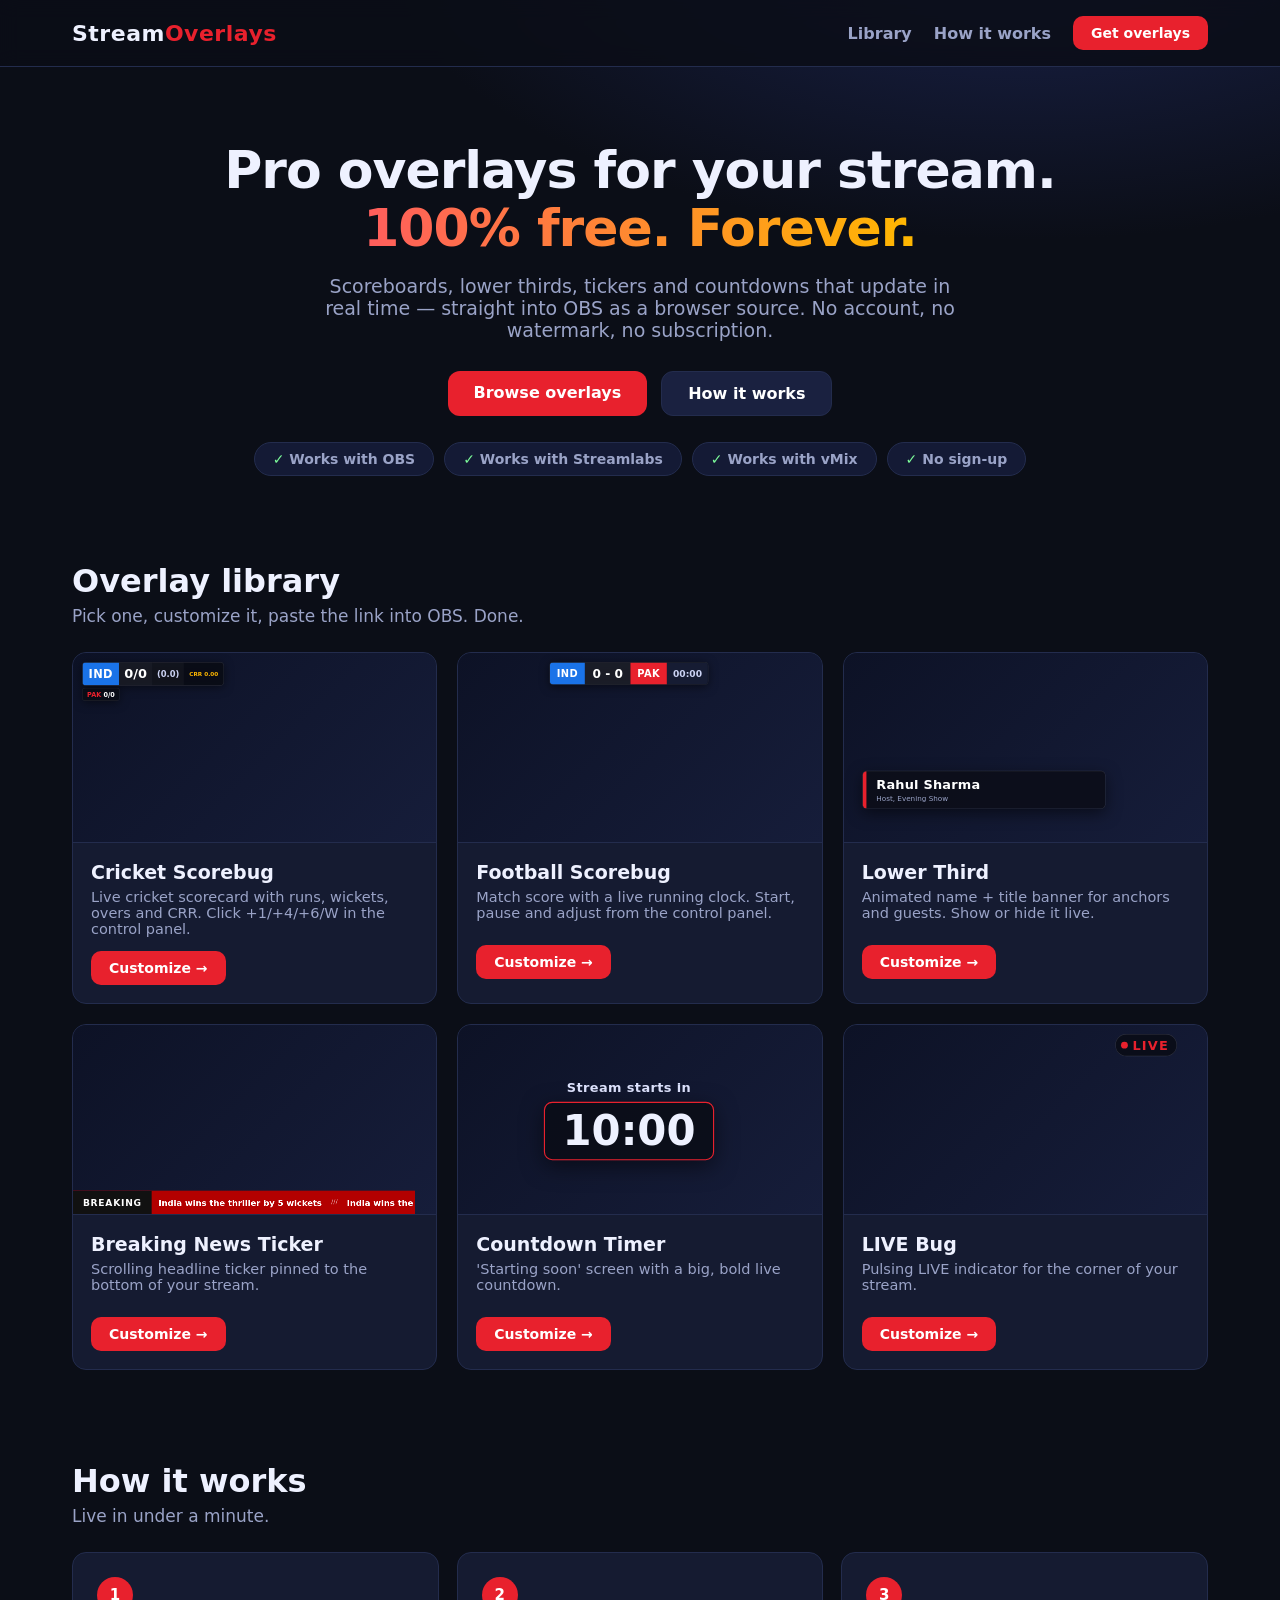
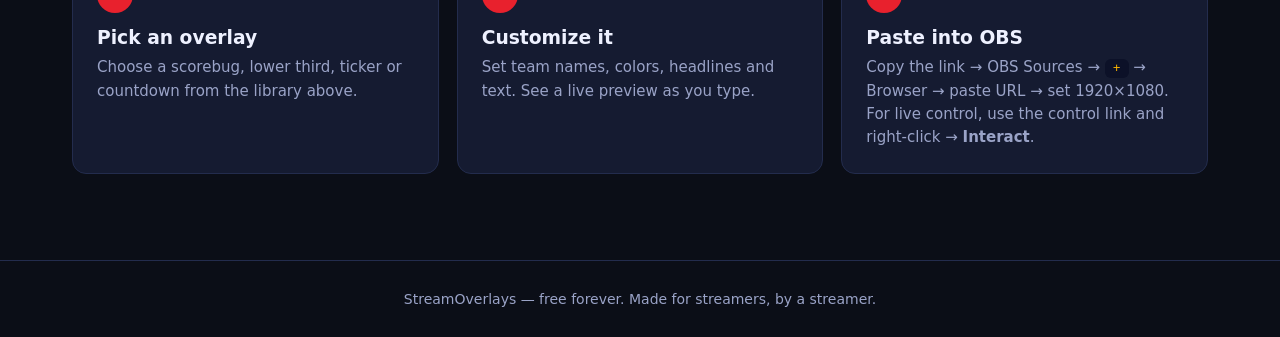
<file: index.html>
<!DOCTYPE html>
<html lang="en">
<head>
<meta charset="UTF-8">
<meta name="viewport" content="width=device-width, initial-scale=1.0">
<title>StreamOverlays — Free live overlays for streaming</title>
<meta name="description" content="Free, customizable, real-time graphic overlays for OBS, Streamlabs, vMix and more. Scorebugs, lower thirds, tickers, countdowns — no account, no subscription.">
<link rel="stylesheet" href="assets/style.css">
</head>
<body class="site">
<header class="nav"><div class="wrap nav-in">
  <div class="logo">Stream<b>Overlays</b></div>
  <div class="nav-links"><a href="#library">Library</a><a href="#how">How it works</a><a class="btn sm" href="#library" style="color:#fff">Get overlays</a></div>
</div></header>

<div class="wrap">
  <section class="hero">
    <h1>Pro overlays for your stream.<br><span>100% free. Forever.</span></h1>
    <p>Scoreboards, lower thirds, tickers and countdowns that update in real time — straight into OBS as a browser source. No account, no watermark, no subscription.</p>
    <div class="hero-cta">
      <a class="btn" href="#library">Browse overlays</a>
      <a class="btn ghost" href="#how">How it works</a>
    </div>
    <div class="badges">
      <span class="badge"><b>✓</b> Works with OBS</span>
      <span class="badge"><b>✓</b> Works with Streamlabs</span>
      <span class="badge"><b>✓</b> Works with vMix</span>
      <span class="badge"><b>✓</b> No sign-up</span>
    </div>
  </section>

  <section class="sec" id="library">
    <h2>Overlay library</h2>
    <p class="sub">Pick one, customize it, paste the link into OBS. Done.</p>
    <div class="grid" id="cards"></div>
  </section>

  <section class="sec" id="how">
    <h2>How it works</h2>
    <p class="sub">Live in under a minute.</p>
    <div class="steps">
      <div class="step"><div class="n">1</div><h3>Pick an overlay</h3><p>Choose a scorebug, lower third, ticker or countdown from the library above.</p></div>
      <div class="step"><div class="n">2</div><h3>Customize it</h3><p>Set team names, colors, headlines and text. See a live preview as you type.</p></div>
      <div class="step"><div class="n">3</div><h3>Paste into OBS</h3><p>Copy the link → OBS Sources → <code>+</code> → Browser → paste URL → set 1920×1080. For live control, use the control link and right-click → <b>Interact</b>.</p></div>
    </div>
  </section>
</div>

<footer>StreamOverlays — free forever. Made for streamers, by a streamer.</footer>

<script>
var LIB = [
  { type:"cricket", name:"Cricket Scorebug", desc:"Live cricket scorecard with runs, wickets, overs and CRR. Click +1/+4/+6/W in the control panel.",
    demo:"type=cricket&home=IND&away=PAK&fresh=1" },
  { type:"football", name:"Football Scorebug", desc:"Match score with a live running clock. Start, pause and adjust from the control panel.",
    demo:"type=football&home=IND&away=PAK&fresh=1" },
  { type:"lowerthird", name:"Lower Third", desc:"Animated name + title banner for anchors and guests. Show or hide it live.",
    demo:"type=lowerthird&name=Rahul Sharma&title=Host, Evening Show&fresh=1" },
  { type:"ticker", name:"Breaking News Ticker", desc:"Scrolling headline ticker pinned to the bottom of your stream.",
    demo:"type=ticker&label=BREAKING&heads=India wins the thriller by 5 wickets&fresh=1" },
  { type:"countdown", name:"Countdown Timer", desc:"'Starting soon' screen with a big, bold live countdown.",
    demo:"type=countdown&title=Stream starts in&mins=10&fresh=1" },
  { type:"livebug", name:"LIVE Bug", desc:"Pulsing LIVE indicator for the corner of your stream.",
    demo:"type=livebug&text=LIVE&fresh=1" }
];
var g = document.getElementById("cards");
LIB.forEach(function(o){
  var d = document.createElement("div");
  d.className = "card";
  d.innerHTML =
    '<div class="preview"><iframe loading="lazy" src="overlay.html?'+o.demo+'" title="'+o.name+' preview"></iframe></div>' +
    '<div class="card-body"><h3>'+o.name+'</h3><p>'+o.desc+'</p>' +
    '<div class="card-actions"><a class="btn sm" href="studio.html?type='+o.type+'">Customize →</a></div></div>';
  g.appendChild(d);
});
</script>
</body>
</html>
</file>
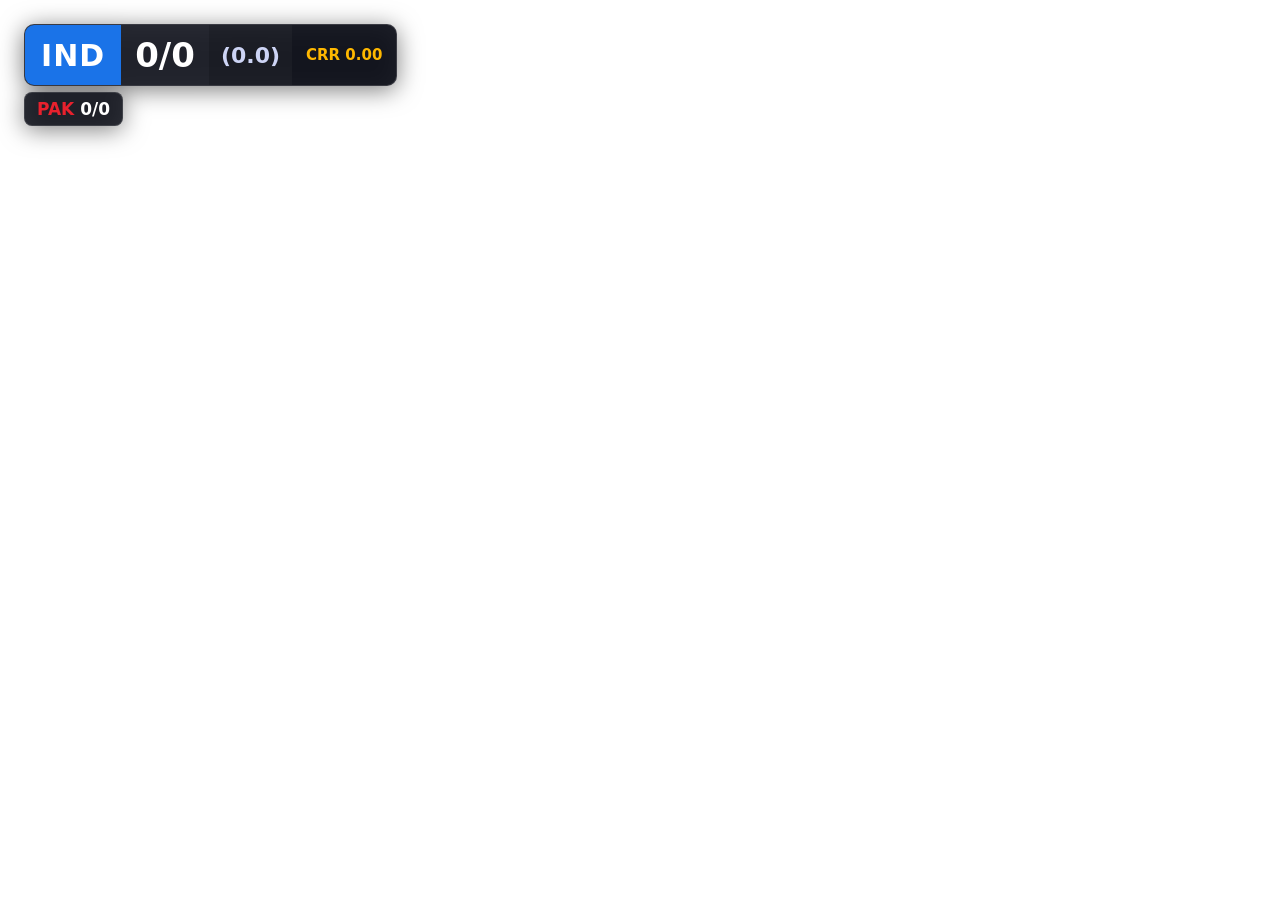
<file: overlay.html>
<!DOCTYPE html>
<html lang="en">
<head>
<meta charset="UTF-8">
<meta name="viewport" content="width=device-width, initial-scale=1.0">
<title>StreamOverlays</title>
<link rel="stylesheet" href="assets/style.css">
</head>
<body class="overlay">
<div id="stage"></div>
<div id="dock" style="display:none"></div>
<script>
if (new URLSearchParams(location.search).get("control")==="1")
  document.getElementById("dock").style.display = "block";
</script>
<script src="assets/app.js"></script>
</body>
</html>
</file>
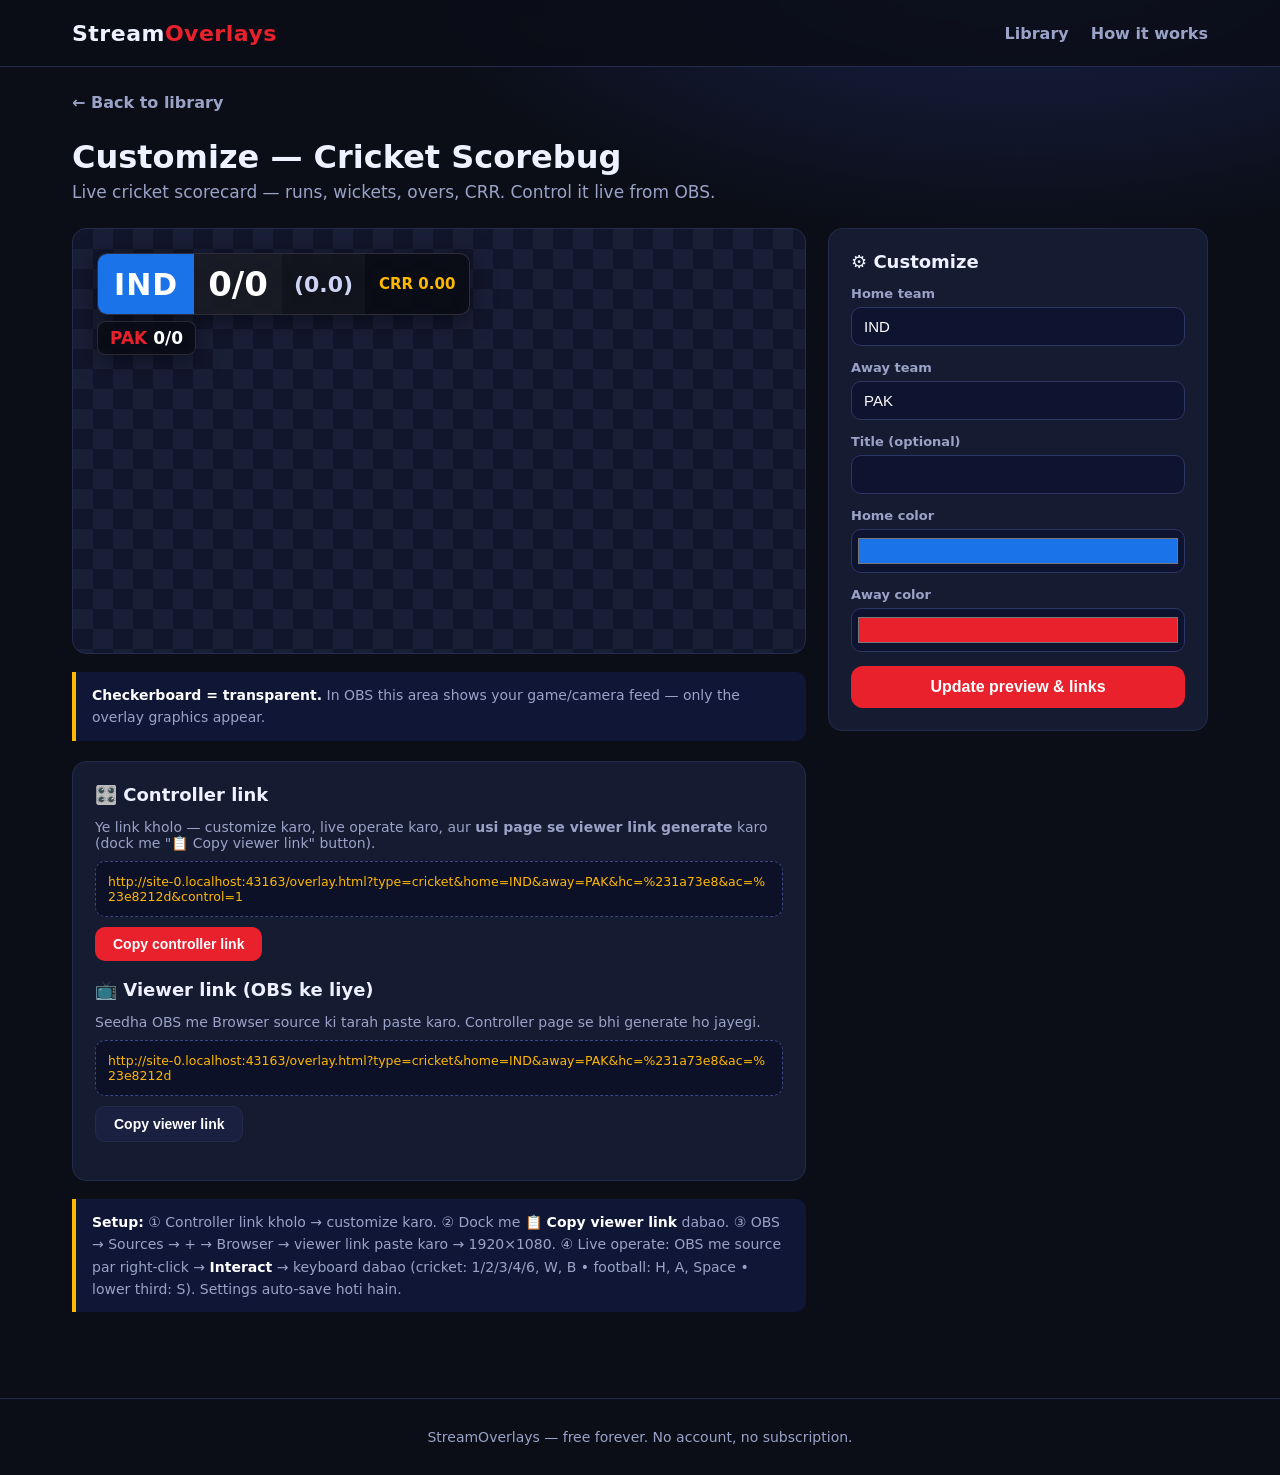
<file: studio.html>
<!DOCTYPE html>
<html lang="en">
<head>
<meta charset="UTF-8">
<meta name="viewport" content="width=device-width, initial-scale=1.0">
<title>Customize Overlay — StreamOverlays</title>
<link rel="stylesheet" href="assets/style.css">
</head>
<body class="site">
<header class="nav"><div class="wrap nav-in">
  <div class="logo">Stream<b>Overlays</b></div>
  <div class="nav-links"><a href="index.html">Library</a><a href="index.html#how">How it works</a></div>
</div></header>

<div class="wrap">
  <a class="back" href="index.html">← Back to library</a>
  <div class="sec" style="padding-top:0">
    <h2 id="ovl-title">Customize</h2>
    <p class="sub" id="ovl-desc"></p>
    <div class="studio">
      <div>
        <div class="stage-box" style="background:repeating-conic-gradient(#1a1f38 0% 25%, #12162c 0% 50%) 0 0/40px 40px">
          <iframe id="preview" title="Overlay preview"></iframe>
        </div>
        <div class="note"><b>Checkerboard = transparent.</b> In OBS this area shows your game/camera feed — only the overlay graphics appear.</div>
        <div class="panel" style="margin-top:20px">
          <h3>🎛️ Controller link</h3>
          <p style="color:var(--mut);font-size:14px;margin-bottom:6px">Ye link kholo — customize karo, live operate karo, aur <b>usi page se viewer link generate</b> karo (dock me "📋 Copy viewer link" button).</p>
          <div class="urlbox" id="url-control"></div>
          <div class="copyrow"><button class="btn sm" onclick="copyUrl('control')">Copy controller link</button></div>
          <h3 style="margin-top:18px">📺 Viewer link (OBS ke liye)</h3>
          <p style="color:var(--mut);font-size:14px;margin-bottom:6px">Seedha OBS me Browser source ki tarah paste karo. Controller page se bhi generate ho jayegi.</p>
          <div class="urlbox" id="url-view"></div>
          <div class="copyrow"><button class="btn sm ghost" onclick="copyUrl('view')">Copy viewer link</button></div>
        </div>
        <div class="note"><b>Setup:</b> ① Controller link kholo → customize karo. ② Dock me <b>📋 Copy viewer link</b> dabao. ③ OBS → Sources → + → Browser → viewer link paste karo → 1920×1080. ④ Live operate: OBS me source par right-click → <b>Interact</b> → keyboard dabao (cricket: 1/2/3/4/6, W, B • football: H, A, Space • lower third: S). Settings auto-save hoti hain.</div>
      </div>
      <div class="panel">
        <h3>⚙️ Customize</h3>
        <div id="fields"></div>
        <button class="btn" style="width:100%" onclick="applyAll()">Update preview & links</button>
      </div>
    </div>
  </div>
</div>
<footer>StreamOverlays — free forever. No account, no subscription.</footer>

<script>
var qs = new URLSearchParams(location.search);
var TYPE = qs.get("type") || "cricket";
var BASE = location.href.split("?")[0].replace(/studio\.html$/, "");

var META = {
  cricket:   { name:"Cricket Scorebug", desc:"Live cricket scorecard — runs, wickets, overs, CRR. Control it live from OBS." },
  football:  { name:"Football Scorebug", desc:"Match score with live clock. Start/pause the timer from the control panel." },
  lowerthird:{ name:"Lower Third", desc:"Name + title banner for anchors, guests and reporters. Show/hide with animation." },
  ticker:    { name:"Breaking News Ticker", desc:"Scrolling headline ticker for the bottom of your stream." },
  countdown: { name:"Countdown Timer", desc:"'Starting soon' screen with a big live countdown." },
  livebug:   { name:"LIVE Bug", desc:"Pulsing LIVE indicator for the corner of your stream." }
};
var FIELDS = {
  cricket:   [["home","Home team","text"],["away","Away team","text"],["title","Title (optional)","text"],["hc","Home color","color"],["ac","Away color","color"]],
  football:  [["home","Home team","text"],["away","Away team","text"],["title","Title (optional)","text"],["hc","Home color","color"],["ac","Away color","color"]],
  lowerthird:[["name","Name","text"],["title","Subtitle","text"],["accent","Accent color","color"],["theme","Theme","select:dark,light"]],
  ticker:    [["label","Label","text"],["heads","Headlines (one per line)","textarea"],["speed","Scroll speed (5-120)","number"],["bg","Background","color"],["labelbg","Label background","color"],["fg","Text color","color"]],
  countdown: [["title","Title","text"],["mins","Minutes","number"],["accent","Accent color","color"]],
  livebug:   [["text","Text","text"],["size","Size (16-120)","number"],["color","Color","color"]]
};
var DEFAULTS = {
  cricket:{home:"IND",away:"PAK",hc:"#1a73e8",ac:"#e8212d",title:""},
  football:{home:"IND",away:"PAK",hc:"#1a73e8",ac:"#e8212d",title:""},
  lowerthird:{name:"Your Name",title:"Your Title",accent:"#e8212d",theme:"dark"},
  ticker:{label:"BREAKING",heads:"Headline one\nHeadline two",speed:40,bg:"#b30000",labelbg:"#111111",fg:"#ffffff"},
  countdown:{title:"Stream starts in",mins:10,accent:"#e8212d"},
  livebug:{text:"LIVE",size:34,color:"#e8212d"}
};

document.getElementById("ovl-title").textContent = "Customize — " + (META[TYPE]?META[TYPE].name:TYPE);
document.getElementById("ovl-desc").textContent = META[TYPE]?META[TYPE].desc:"";

var wrap = document.getElementById("fields");
(FIELDS[TYPE]||[]).forEach(function(f){
  var key=f[0], lab=f[1], kind=f[2], def=(DEFAULTS[TYPE]||{})[key];
  var html = '<div class="field"><label>'+lab+'</label>';
  if (kind==="textarea") html += '<textarea id="sf-'+key+'" rows="4">'+def+'</textarea>';
  else if (kind.indexOf("select:")===0){
    var opts = kind.slice(7).split(",");
    html += '<select id="sf-'+key+'">' + opts.map(function(o){return '<option value="'+o+'"'+(o===def?" selected":"")+'>'+o+'</option>';}).join("") + '</select>';
  }
  else html += '<input id="sf-'+key+'" type="'+kind+'" value="'+def+'">';
  html += '</div>';
  wrap.insertAdjacentHTML("beforeend", html);
});

function collect(){
  var p = { type: TYPE };
  (FIELDS[TYPE]||[]).forEach(function(f){
    var el = document.getElementById("sf-"+f[0]);
    if (el) p[f[0]] = el.value;
  });
  return p;
}
function buildUrl(extra){
  var p = collect();
  var s = new URLSearchParams();
  for (var k in p) if (p[k]!==""&&p[k]!=null) s.set(k, p[k]);
  if (extra) for (var k2 in extra) s.set(k2, extra[k2]);
  return BASE + "overlay.html?" + s.toString();
}
function refresh(){
  document.getElementById("preview").src = buildUrl({fresh:"1"});
  document.getElementById("url-view").textContent = buildUrl({});
  document.getElementById("url-control").textContent = buildUrl({control:"1"});
}
function applyAll(){ refresh(); }
function copyUrl(which){
  var t = document.getElementById(which==="view"?"url-view":"url-control").textContent;
  navigator.clipboard.writeText(t).then(function(){ alert("Copied! Paste it in OBS as a Browser source."); });
}
refresh();
</script>
</body>
</html>
</file>
<file: assets/style.css>
/* StreamOverlays — overlay + site styles */
*{box-sizing:border-box;margin:0;padding:0}
:root{
  --bg:#0b0e17; --bg2:#11162a; --card:#151b31; --line:#232c4d;
  --txt:#eef1ff; --mut:#9aa3c7; --acc:#e8212d; --acc2:#ffb800; --ok:#22c55e;
  --r:14px;
}
html,body{height:100%}
body{font-family:Inter,system-ui,-apple-system,"Segoe UI",Roboto,Arial,sans-serif;background:var(--bg);color:var(--txt)}

/* ============ OVERLAY STAGE (transparent for OBS) ============ */
body.overlay{background:transparent;overflow:hidden}
#stage{position:fixed;inset:0;pointer-events:none}

/* --- Cricket scorebug --- */
.sb-wrap{position:absolute;top:24px;left:24px;font-weight:800;filter:drop-shadow(0 4px 12px rgba(0,0,0,.55))}
.sb-main{display:flex;align-items:stretch;border-radius:10px;overflow:hidden;background:rgba(10,12,22,.92);border:1px solid rgba(255,255,255,.14)}
.sb-team{display:flex;align-items:center;padding:10px 16px;font-size:30px;letter-spacing:1px;color:#fff}
.sb-score{display:flex;align-items:center;padding:10px 14px;font-size:34px;color:#fff;background:rgba(255,255,255,.06)}
.sb-overs{display:flex;align-items:center;padding:10px 12px;font-size:22px;color:#cdd4f5;background:rgba(255,255,255,.03)}
.sb-crr{display:flex;align-items:center;padding:10px 14px;font-size:15px;color:var(--acc2);font-weight:700}
.sb-other{margin-top:6px;display:inline-block;background:rgba(10,12,22,.85);border:1px solid rgba(255,255,255,.12);border-radius:8px;padding:6px 12px;font-size:17px;font-weight:700;color:#fff}
.sb-title{margin-top:6px;font-size:14px;color:#dfe4ff;background:rgba(10,12,22,.7);display:inline-block;padding:4px 10px;border-radius:6px}

/* --- Football scorebug --- */
.fb-wrap{position:absolute;top:24px;left:50%;transform:translateX(-50%);display:flex;align-items:stretch;border-radius:10px;overflow:hidden;background:rgba(10,12,22,.92);border:1px solid rgba(255,255,255,.14);font-weight:800;filter:drop-shadow(0 4px 12px rgba(0,0,0,.55))}
.fb-team{display:flex;align-items:center;padding:10px 18px;font-size:26px;color:#fff;letter-spacing:1px}
.fb-score{display:flex;align-items:center;padding:10px 20px;font-size:32px;color:#fff;background:rgba(255,255,255,.07)}
.fb-clock{display:flex;align-items:center;padding:10px 16px;font-size:24px;color:#cdd4f5;background:#161c33}
.fb-clock.live{color:#7CFC9a}

/* --- Lower third --- */
.lt-pos{position:absolute;left:48px;bottom:90px;right:48px;pointer-events:none}
.lt-card{display:flex;align-items:stretch;max-width:640px;border-radius:12px;overflow:hidden;transition:transform .45s cubic-bezier(.2,.9,.25,1.2),opacity .3s;box-shadow:0 12px 40px rgba(0,0,0,.5)}
.lt-dark{background:rgba(12,14,26,.94);border:1px solid rgba(255,255,255,.14)}
.lt-light{background:rgba(255,255,255,.96);border:1px solid rgba(0,0,0,.08)}
.lt-bar{width:10px;flex:none}
.lt-text{padding:16px 26px}
.lt-name{font-size:34px;font-weight:800;letter-spacing:.5px}
.lt-dark .lt-name{color:#fff}.lt-light .lt-name{color:#111}
.lt-sub{font-size:19px;color:var(--mut);margin-top:4px}
.lt-light .lt-sub{color:#555}
.lt-hide{transform:translateX(-110%);opacity:0}
.lt-show{transform:translateX(0);opacity:1}

/* --- Ticker --- */
.tk-wrap{position:absolute;left:0;right:0;bottom:0;display:flex;align-items:stretch;height:64px;font-weight:700;overflow:hidden}
.tk-label{display:flex;align-items:center;padding:0 26px;font-size:24px;letter-spacing:2px;color:#fff;flex:none;z-index:2}
.tk-view{flex:1;overflow:hidden;display:flex;align-items:center}
.tk-track{display:inline-flex;white-space:nowrap;animation:tkScroll linear infinite;will-change:transform}
@keyframes tkScroll{from{transform:translateX(0)}to{transform:translateX(-50%)}}
.tk-item{font-size:22px;padding:0 18px}
.tk-dot{color:rgba(255,255,255,.55);padding:0 6px}

/* --- Countdown --- */
.cd-wrap{position:absolute;inset:0;display:flex;flex-direction:column;align-items:center;justify-content:center;gap:18px}
.cd-title{font-size:34px;font-weight:600;color:#dfe4ff;letter-spacing:1px}
.cd-time{font-size:110px;font-weight:800;font-variant-numeric:tabular-nums;background:rgba(10,12,22,.85);border:3px solid;border-radius:22px;padding:10px 46px;box-shadow:0 16px 60px rgba(0,0,0,.5)}

/* --- Live bug --- */
.lb-wrap{position:absolute;top:24px;right:24px;display:flex;align-items:center;gap:12px;background:rgba(10,12,22,.85);border:1px solid rgba(255,255,255,.16);padding:8px 20px 8px 14px;border-radius:999px}
.lb-dot{width:18px;height:18px;border-radius:50%;animation:lbPulse 1.4s ease-in-out infinite}
@keyframes lbPulse{0%,100%{transform:scale(1);opacity:1}50%{transform:scale(1.35);opacity:.55}}
.lb-text{font-weight:900;letter-spacing:3px}

/* --- Control dock --- */
#dock{position:fixed;left:0;right:0;bottom:0;background:rgba(8,10,20,.96);border-top:2px solid var(--line);padding:10px 16px 16px;pointer-events:auto;z-index:50;max-height:46vh;overflow:auto}
.ctl-head{font-weight:800;font-size:15px;letter-spacing:1px;margin-bottom:8px}
.ctl-hint{font-weight:400;color:var(--mut);font-size:12px;margin-left:10px}
.ctl-row{display:flex;gap:8px;flex-wrap:wrap;margin-bottom:8px;align-items:center}
.ctl-cap{color:var(--acc2);font-weight:700}
.ctl-btn{background:#1d2547;color:#fff;border:1px solid #2c3763;border-radius:10px;padding:9px 14px;font-size:15px;font-weight:700;cursor:pointer}
.ctl-btn:hover{background:#28315c}
.ctl-btn.primary{background:var(--ok);border-color:#16a34a}
.ctl-btn.danger{background:#3a1420;border-color:#7f1d2d;color:#ff9aa5}
#dock input,#dock select,#dock textarea{background:#0e1330;border:1px solid #2c3763;color:#fff;border-radius:10px;padding:9px 12px;font-size:15px}
#dock input[type=color]{padding:2px;width:52px;height:40px;cursor:pointer}
#dock textarea{flex:1;min-width:260px;resize:vertical}
#f-home,#f-away{width:90px}#f-mins,#f-size,#f-speed{width:90px}#f-label,#f-text{width:150px}

/* ============ SITE (index / studio) ============ */
body.site{background:radial-gradient(1200px 600px at 80% -10%,#1b2450 0%,var(--bg) 55%) fixed,var(--bg)}
.wrap{max-width:1180px;margin:0 auto;padding:0 22px}
header.nav{position:sticky;top:0;z-index:20;background:rgba(11,14,23,.85);backdrop-filter:blur(10px);border-bottom:1px solid var(--line)}
.nav-in{display:flex;align-items:center;justify-content:space-between;height:66px}
.logo{font-size:22px;font-weight:900;letter-spacing:.5px}
.logo b{color:var(--acc)}
.nav-links{display:flex;gap:22px;align-items:center}
.nav-links a{color:var(--mut);text-decoration:none;font-weight:600}
.nav-links a:hover{color:#fff}
.btn{display:inline-block;background:var(--acc);color:#fff;font-weight:800;padding:12px 26px;border-radius:12px;text-decoration:none;border:none;cursor:pointer;font-size:16px}
.btn:hover{filter:brightness(1.12)}
.btn.ghost{background:#1a2140;border:1px solid var(--line)}
.hero{padding:74px 0 40px;text-align:center}
.hero h1{font-size:52px;font-weight:900;line-height:1.12;letter-spacing:-1px}
.hero h1 span{background:linear-gradient(90deg,#ff5d5d,#ffb800);-webkit-background-clip:text;background-clip:text;color:transparent}
.hero p{color:var(--mut);font-size:19px;margin:18px auto 30px;max-width:640px}
.hero-cta{display:flex;gap:14px;justify-content:center;flex-wrap:wrap}
.badges{display:flex;gap:10px;justify-content:center;margin-top:26px;flex-wrap:wrap}
.badge{background:#141a35;border:1px solid var(--line);border-radius:999px;padding:8px 18px;font-size:14px;color:var(--mut);font-weight:600}
.badge b{color:#7CFC9a}
.sec{padding:46px 0}
.sec h2{font-size:32px;font-weight:800;margin-bottom:6px}
.sec .sub{color:var(--mut);margin-bottom:26px;font-size:17px}
.grid{display:grid;grid-template-columns:repeat(auto-fill,minmax(320px,1fr));gap:20px}
.card{background:var(--card);border:1px solid var(--line);border-radius:var(--r);overflow:hidden;transition:transform .18s,border-color .18s}
.card:hover{transform:translateY(-4px);border-color:#3b4780}
.preview{height:190px;position:relative;background:linear-gradient(135deg,#0d1226,#161d3a);overflow:hidden;border-bottom:1px solid var(--line)}
.preview iframe{width:900px;height:500px;border:0;pointer-events:none;transform:scale(.38);transform-origin:top left}
.card-body{padding:18px}
.card-body h3{font-size:19px;margin-bottom:6px}
.card-body p{color:var(--mut);font-size:14.5px;margin-bottom:14px;min-height:42px}
.card-actions{display:flex;gap:10px}
.btn.sm{padding:9px 18px;font-size:14px;border-radius:10px}
.steps{display:grid;grid-template-columns:repeat(auto-fit,minmax(240px,1fr));gap:18px}
.step{background:var(--card);border:1px solid var(--line);border-radius:var(--r);padding:24px}
.step .n{font-size:15px;font-weight:800;color:#fff;background:var(--acc);width:36px;height:36px;border-radius:50%;display:flex;align-items:center;justify-content:center;margin-bottom:14px}
.step h3{margin-bottom:8px}.step p{color:var(--mut);font-size:15px;line-height:1.55}
.step code{background:#0c1128;padding:2px 8px;border-radius:6px;color:var(--acc2);font-size:13px}
footer{border-top:1px solid var(--line);margin-top:40px;padding:30px 0;color:var(--mut);font-size:14px;text-align:center}
/* studio */
.studio{display:grid;grid-template-columns:1fr 380px;gap:22px;align-items:start}
@media(max-width:900px){.studio{grid-template-columns:1fr}}
.stage-box{background:#05070f;border:1px solid var(--line);border-radius:var(--r);overflow:hidden;position:relative}
.stage-box iframe{width:100%;height:420px;border:0;background:transparent}
.panel{background:var(--card);border:1px solid var(--line);border-radius:var(--r);padding:22px}
.panel h3{margin-bottom:14px;font-size:18px}
.field{margin-bottom:14px}
.field label{display:block;font-size:13px;color:var(--mut);margin-bottom:6px;font-weight:600}
.field input,.field select,.field textarea{width:100%;background:#0e1330;border:1px solid #2c3763;color:#fff;border-radius:10px;padding:10px 12px;font-size:15px}
.field input[type=color]{height:44px;padding:4px;cursor:pointer}
.row2{display:grid;grid-template-columns:1fr 1fr;gap:12px}
.urlbox{background:#0c1128;border:1px dashed #3b4780;border-radius:10px;padding:12px;font-size:12.5px;word-break:break-all;color:var(--acc2);margin:10px 0}
.copyrow{display:flex;gap:10px;margin-bottom:16px}
.note{background:#101736;border-left:4px solid var(--acc2);padding:12px 16px;border-radius:0 10px 10px 0;color:var(--mut);font-size:14px;line-height:1.6;margin-top:18px}
.note b{color:#fff}
.back{display:inline-block;margin:26px 0;color:var(--mut);text-decoration:none;font-weight:600}
.back:hover{color:#fff}
@media(max-width:640px){.hero h1{font-size:36px}}
</file>
